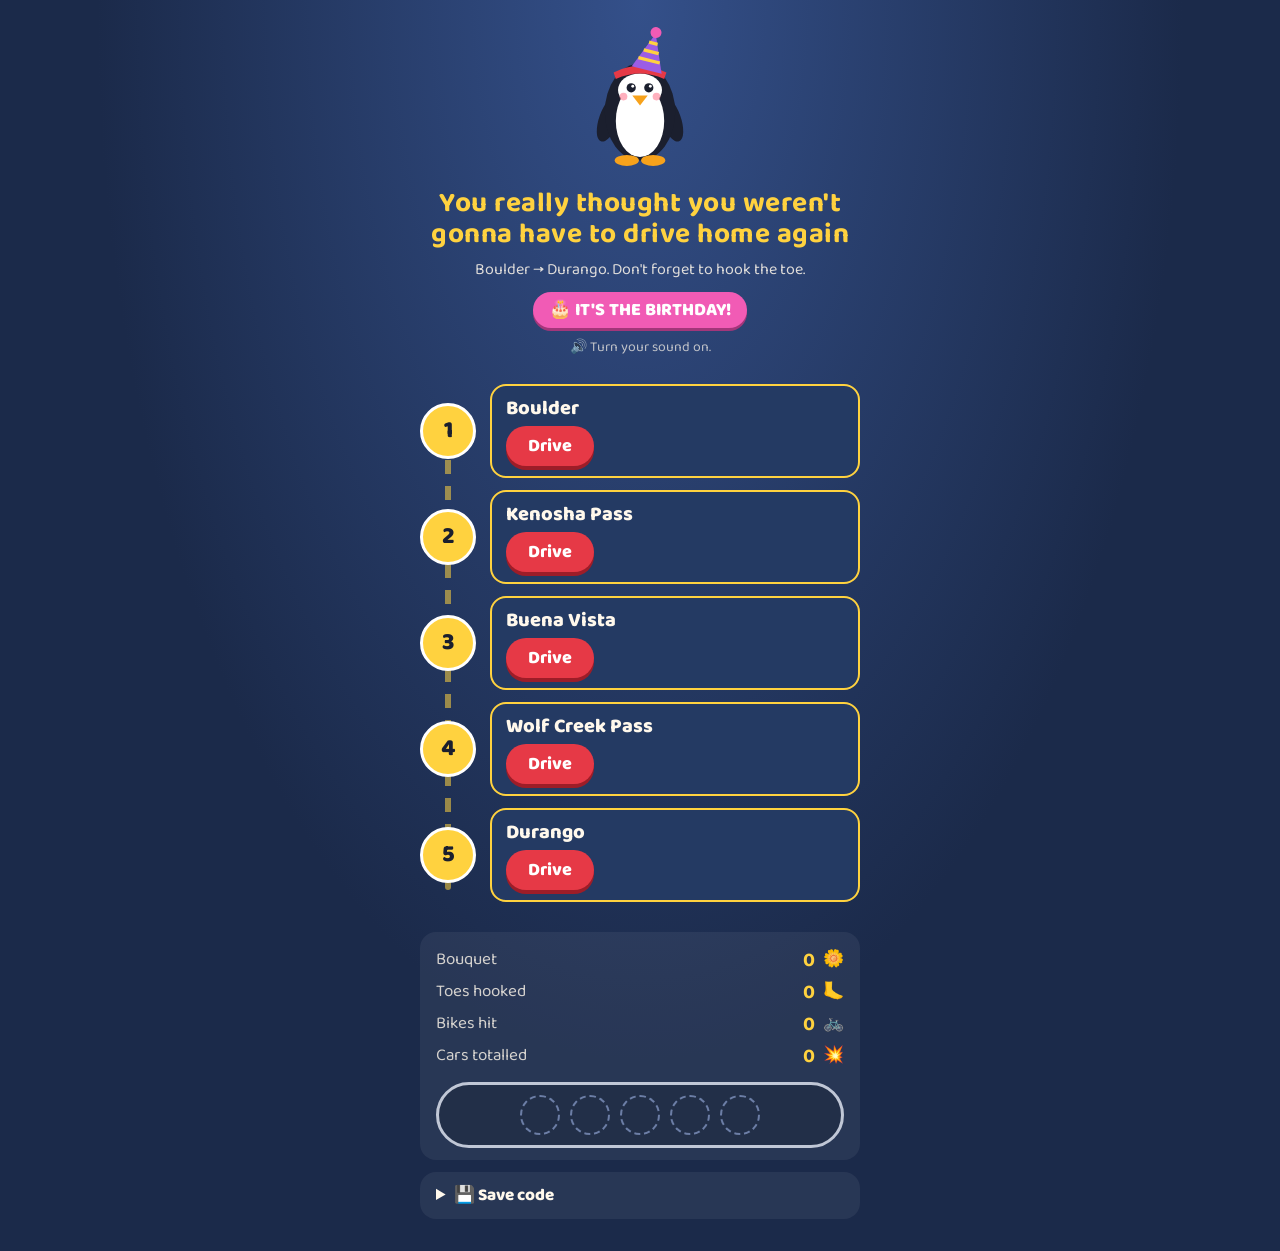
<file: index.html>
<!doctype html>
<html lang="en">
<head>
  <meta charset="utf-8">
  <meta name="viewport" content="width=device-width, initial-scale=1, maximum-scale=1, user-scalable=no, viewport-fit=cover">
  <meta name="theme-color" content="#1b2a4a">
  <title>Drive Home Again</title>
  <link rel="preconnect" href="https://fonts.googleapis.com">
  <link href="https://fonts.googleapis.com/css2?family=Baloo+2:wght@500;700;800&display=swap" rel="stylesheet">
  <link rel="stylesheet" href="css/style.css?v=11232225">
</head>
<body>
  <!-- ============ MAP SCREEN ============ -->
  <section id="map" class="screen active">
    <header class="map-head">
      <div id="mascot" class="mascot"></div>
      <h1 id="title"></h1>
      <p id="subtitle"></p>
      <p id="bday" class="bday"></p>
      <p id="soundHint" class="sound-hint"></p>
    </header>
    <ol id="stops" class="stops"></ol>
    <div class="loot">
      <div class="loot-row"><span>Bouquet</span><b id="flowerTotal">0</b><span>🌼</span></div>
      <div class="loot-row"><span>Toes hooked</span><b id="toeTotal">0</b><span>🦶</span></div>
      <div class="loot-row"><span>Bikes hit</span><b id="bikeTotal">0</b><span>🚲</span></div>
      <div class="loot-row"><span>Cars totalled</span><b id="carTotal">0</b><span>💥</span></div>
      <div class="bracelet" id="bracelet"></div>
      <button id="certOpen" class="big-btn cert-open" hidden></button>
    </div>
    <details class="savebox" id="savebox">
      <summary id="saveTitle"></summary>
      <p id="saveHelp"></p>
      <div class="save-row">
        <input id="saveCode" readonly aria-label="Your save code">
        <button id="copyCode" class="small-btn"></button>
      </div>
      <p id="loadHelp" class="load-help"></p>
      <div class="save-row">
        <input id="loadCode" placeholder="YOJOHN-..." aria-label="Paste a save code" autocomplete="off" autocapitalize="off" spellcheck="false">
        <button id="loadBtn" class="small-btn"></button>
      </div>
      <p id="saveMsg" class="save-msg"></p>
    </details>
  </section>

  <!-- ============ GAME SCREEN ============ -->
  <section id="game" class="screen">
    <div id="stage">
      <canvas id="canvas"></canvas>
      <div id="hud">
        <div class="hud-chip">🌼 <b id="hudFlowers">0</b></div>
        <div class="progress"><div id="progressFill"></div><div id="progressPeng">🐧</div></div>
        <div class="hud-chip">🦶 <b id="hudToes">0</b></div>
      </div>
      <button id="muteBtn" class="mute" aria-label="Sound">🔊</button>
      <button id="quitBtn" class="quit" aria-label="Back to map">✕</button>
      <div id="toasts"></div>
      <div id="banner" class="banner"></div>
      <button id="toeBtn" class="toe-btn"><span>HOOK THE TOE</span><i id="toeTimer"></i></button>
      <div id="feet" class="feet"><div class="feet-art"></div><div id="feetText"></div></div>
      <div id="snack" class="cutscene"><div class="cut-art"></div><p id="snackText"></p></div>
      <div id="memory" class="memory"><div class="memory-card">
        <div class="memory-label" id="memoryLabel"></div>
        <img id="memoryImg" alt="">
        <p id="memoryText"></p>
        <button id="memoryBtn" class="big-btn"></button>
      </div></div>
      <div id="dialog" class="dialog">
        <div class="dialog-box">
          <div class="dialog-peng"></div>
          <p id="dialogText"></p>
          <small>tap to continue</small>
        </div>
      </div>
      <div id="controls" class="controls">
        <button id="leftBtn" class="ctl" aria-label="Steer left">◀</button>
        <button id="rightBtn" class="ctl" aria-label="Steer right">▶</button>
      </div>
      <div id="complete" class="complete">
        <div class="complete-card">
          <h2 id="completeTitle"></h2>
          <div class="complete-stats">
            <div>🌼 <b id="cFlowers">0</b><small>flowers</small></div>
            <div>🦶 <b id="cToes">0</b><small>toes hooked</small></div>
            <div><span id="cCharm"></span><small>new charm</small></div>
          </div>
          <div class="complete-stats" id="cExtra"></div>
          <p id="completeNote" class="note"></p>
          <button id="completeBtn" class="big-btn">Back to the map</button>
        </div>
      </div>
    </div>
  </section>

  <div id="cert" class="cert-wrap">
    <div class="cert-scroll">
      <div id="finaleHead" class="finale-head">
        <h1 id="finaleTitle"></h1>
        <p id="finaleSub"></p>
        <div class="finale-bracelet" id="finaleBracelet"></div>
        <div class="complete-stats" id="finaleStats"></div>
        <p id="finaleNote" class="note"></p>
      </div>
      <div id="certCard" class="cert">
        <div class="cert-inner">
          <div class="cert-flowers">🌼 🌼 🌼</div>
          <h2 id="certTitle"></h2>
          <div id="certTo" class="cert-to"></div>
          <p id="certBody"></p>
          <ul id="certItems"></ul>
          <div id="certCharms" class="cert-charms"></div>
          <div class="cert-row"><span id="certFrom"></span><span id="certDate"></span></div>
          <div id="certStats" class="cert-stats"></div>
          <div id="certFine" class="cert-fine"></div>
        </div>
      </div>
      <div class="cert-btns"><button id="certPrint" class="big-btn"></button><button id="certClose" class="big-btn ghost">Back to the map</button></div>
    </div>
  </div>

  <script src="js/lines.js?v=11232225"></script>
  <script src="js/schedule.js?v=11232225"></script>
  <script src="js/art.js?v=11232225"></script>
  <script src="js/engine.js?v=11232225"></script>
  <script src="audio/manifest.js?v=11232225"></script>
  <script src="photos/manifest.js?v=11232225"></script>
  <script src="js/voice.js?v=11232225"></script>
  <script src="js/level-boulder.js?v=11232225"></script>
  <script src="js/level-kenosha.js?v=11232225"></script>
  <script src="js/level-buenavista.js?v=11232225"></script>
  <script src="js/vendor/three.min.js?v=11232225"></script>
  <script src="js/ski3d.js?v=11232225"></script>
  <script src="js/level-wolfcreek.js?v=11232225"></script>
  <script src="js/level-durango.js?v=11232225"></script>
  <script src="js/main.js?v=11232225"></script>
</body>
</html>
</file>
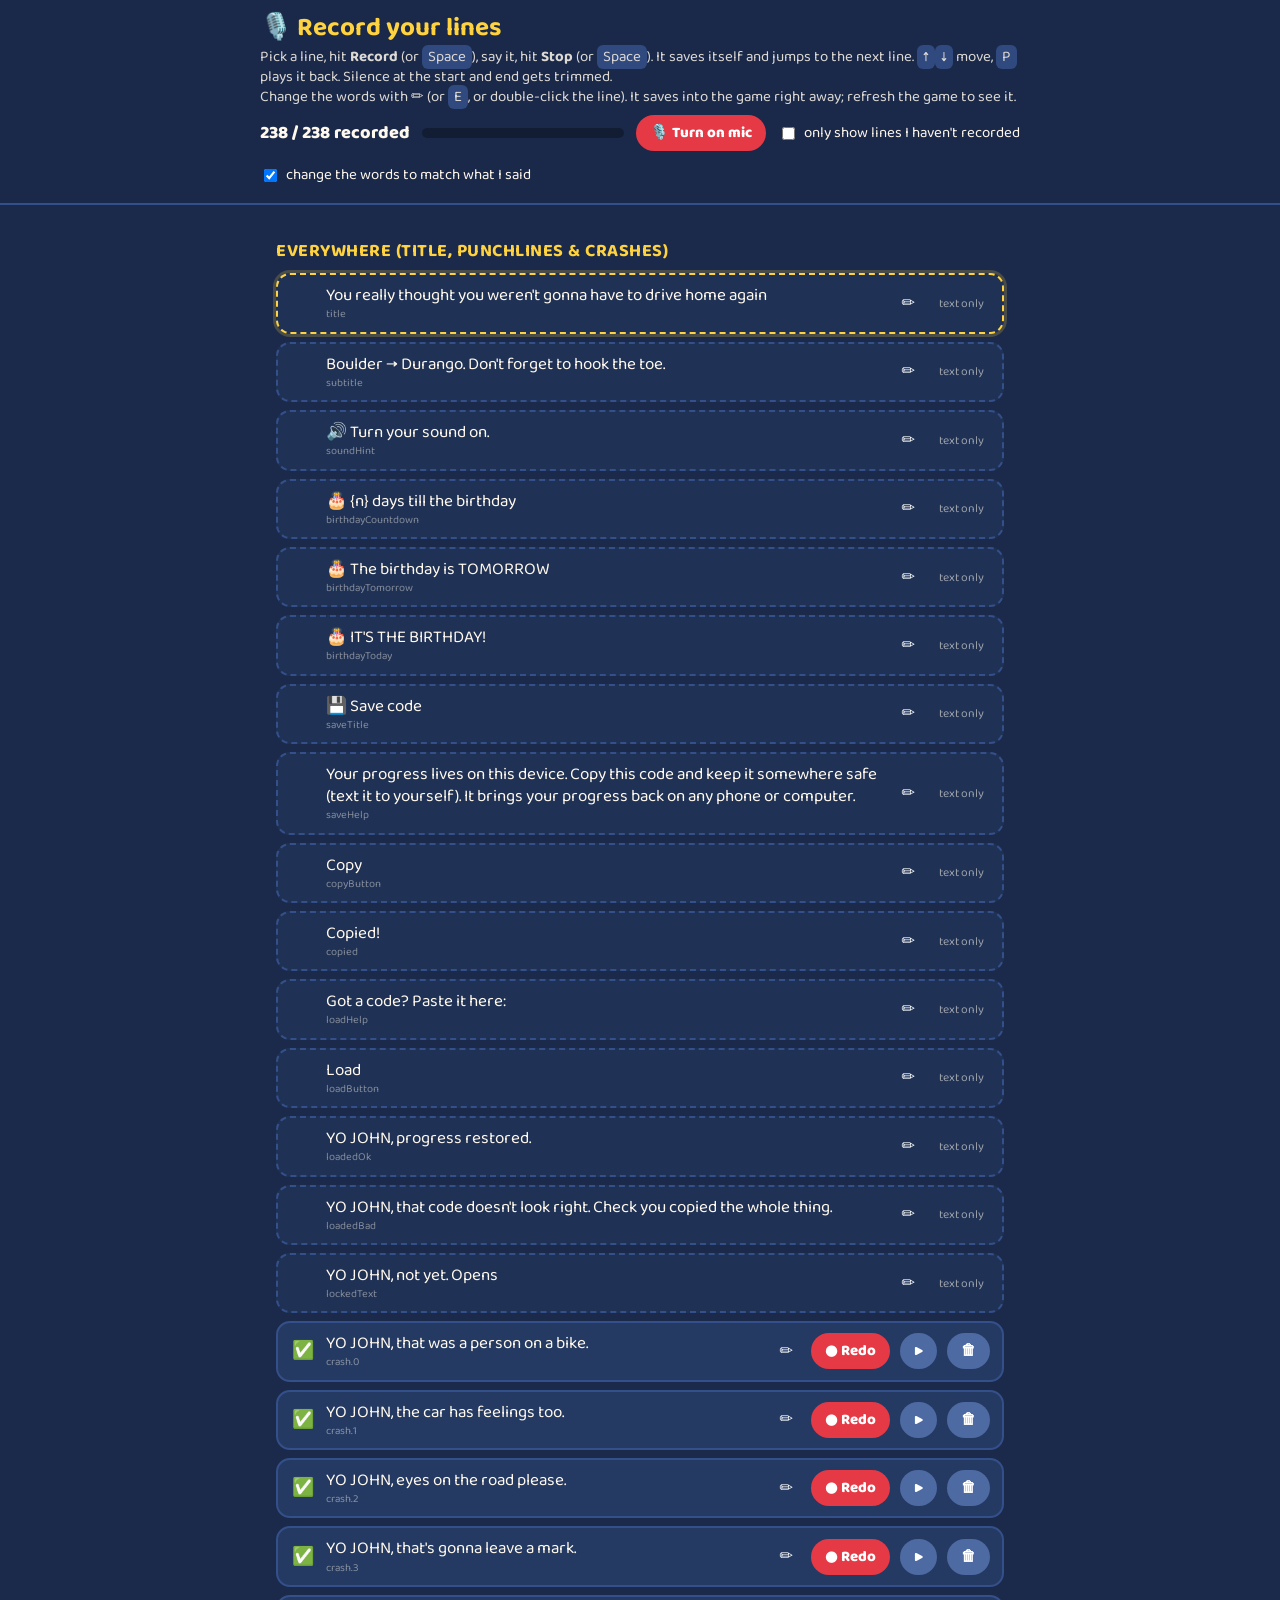
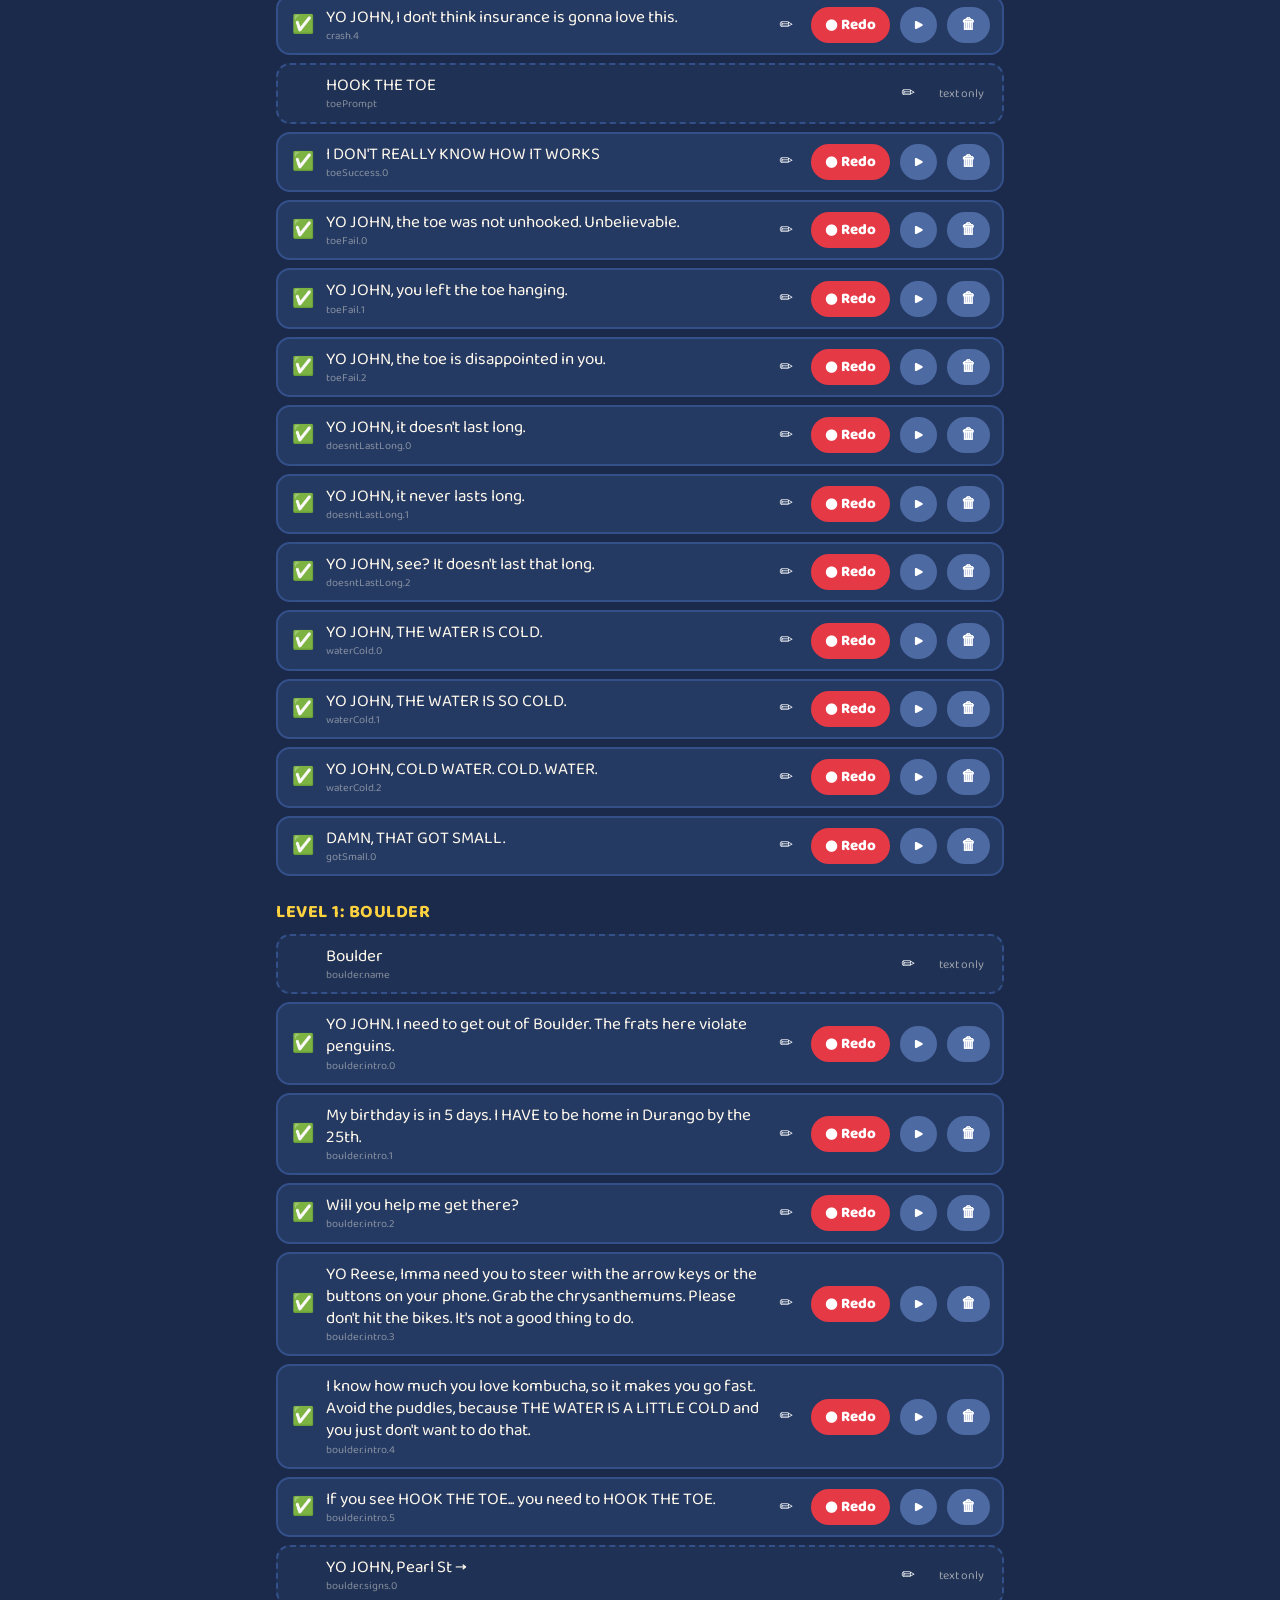
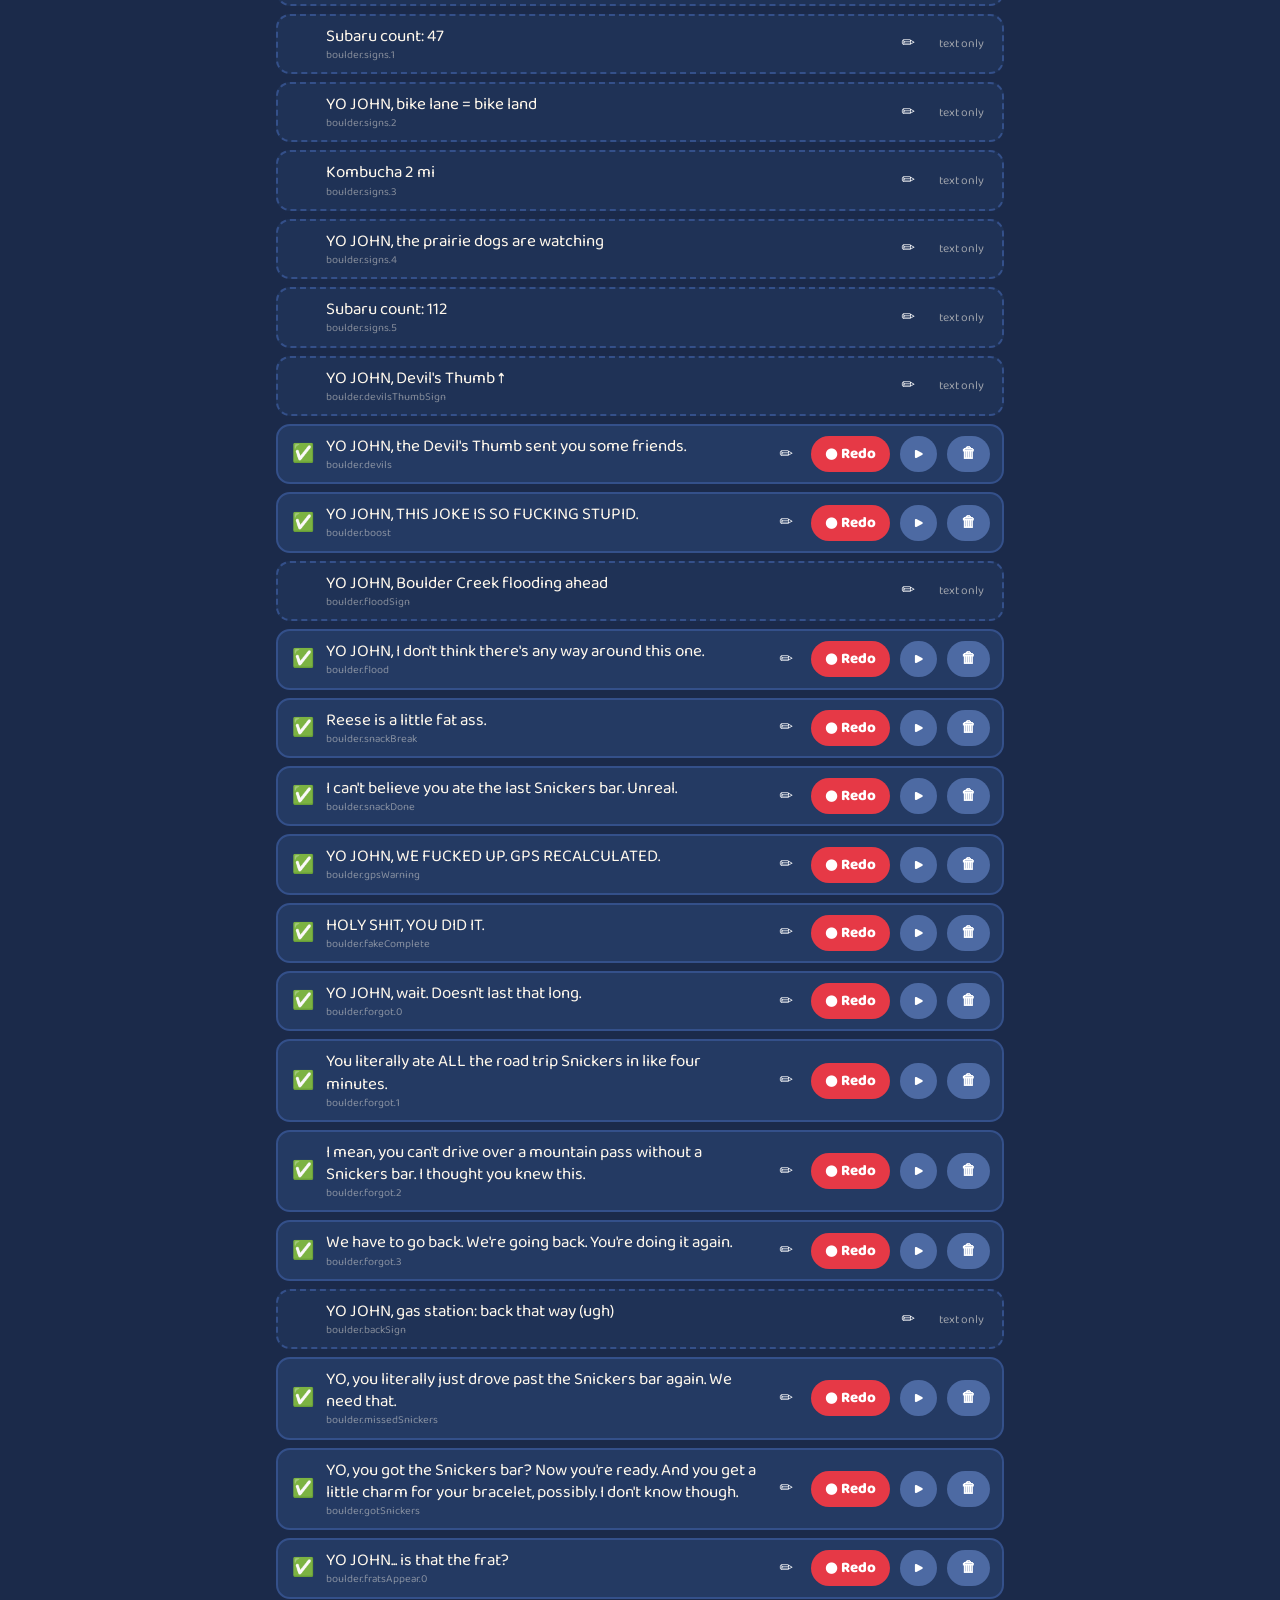
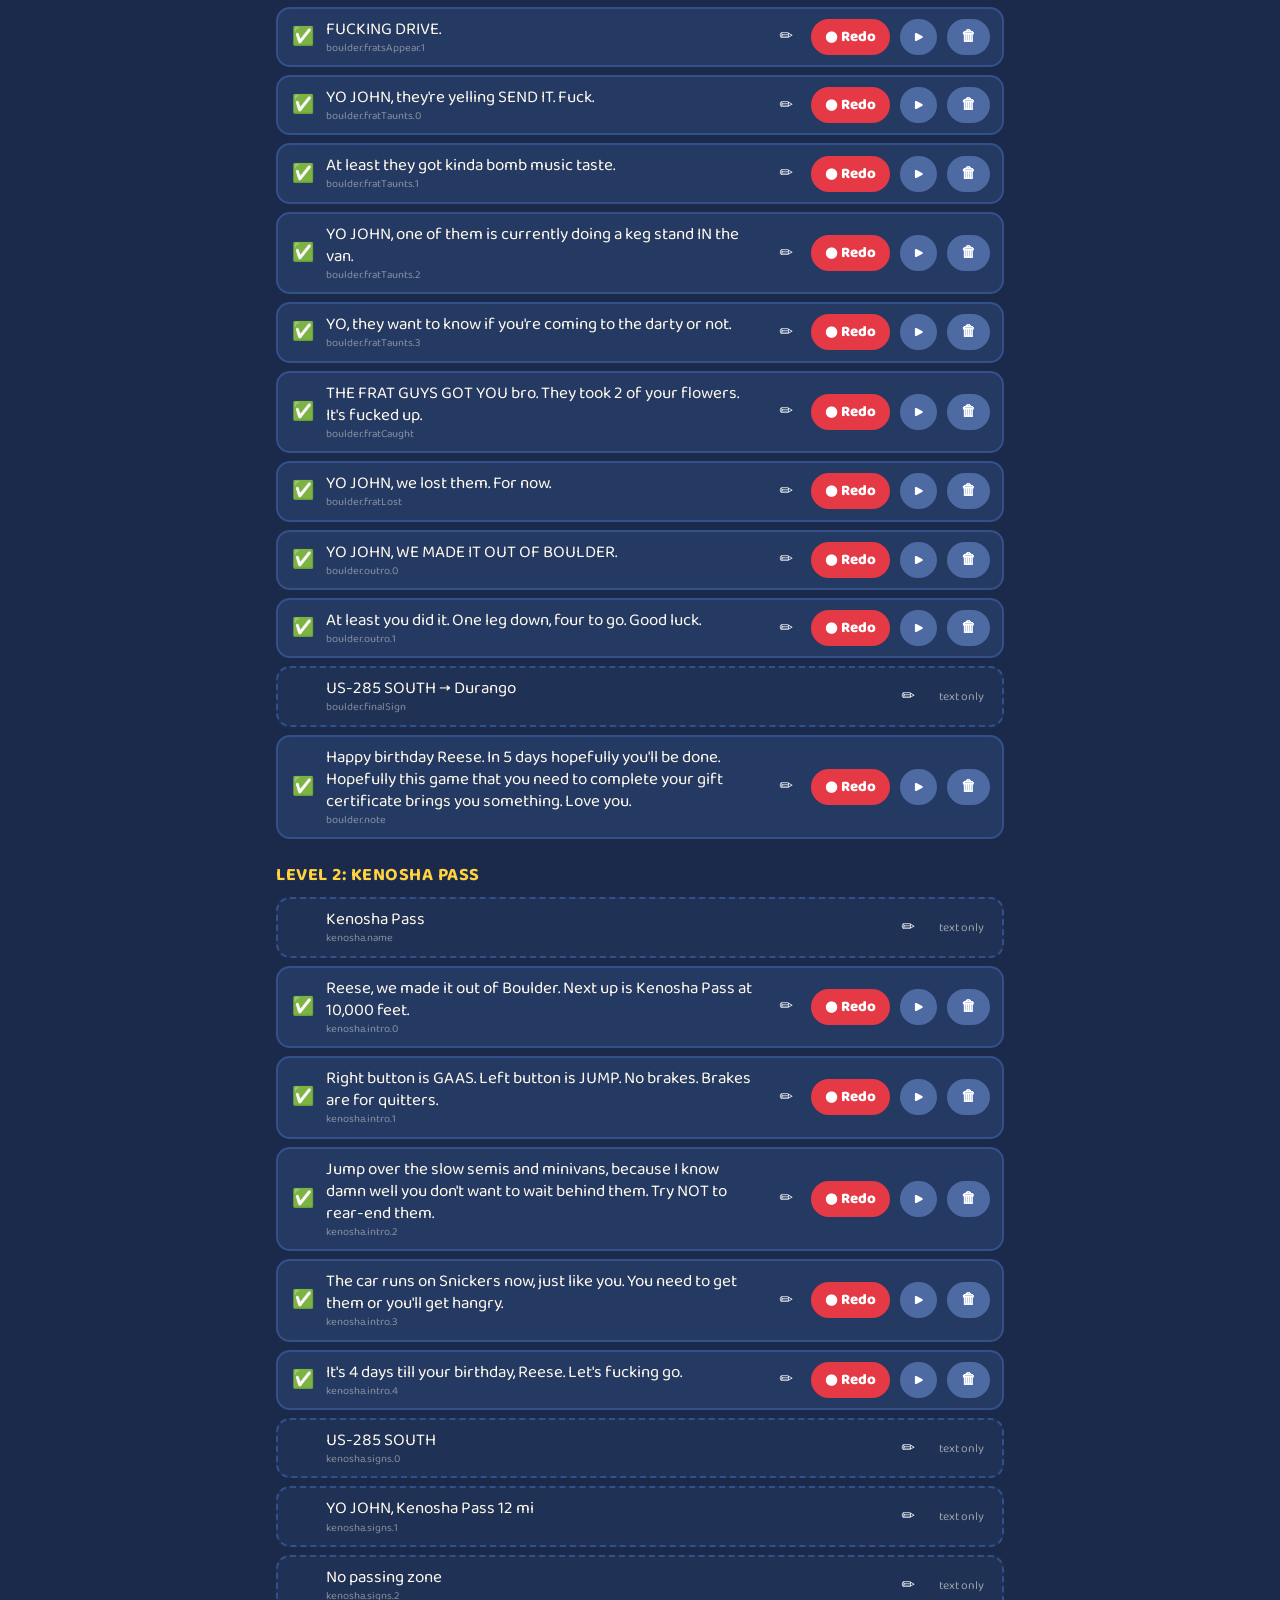
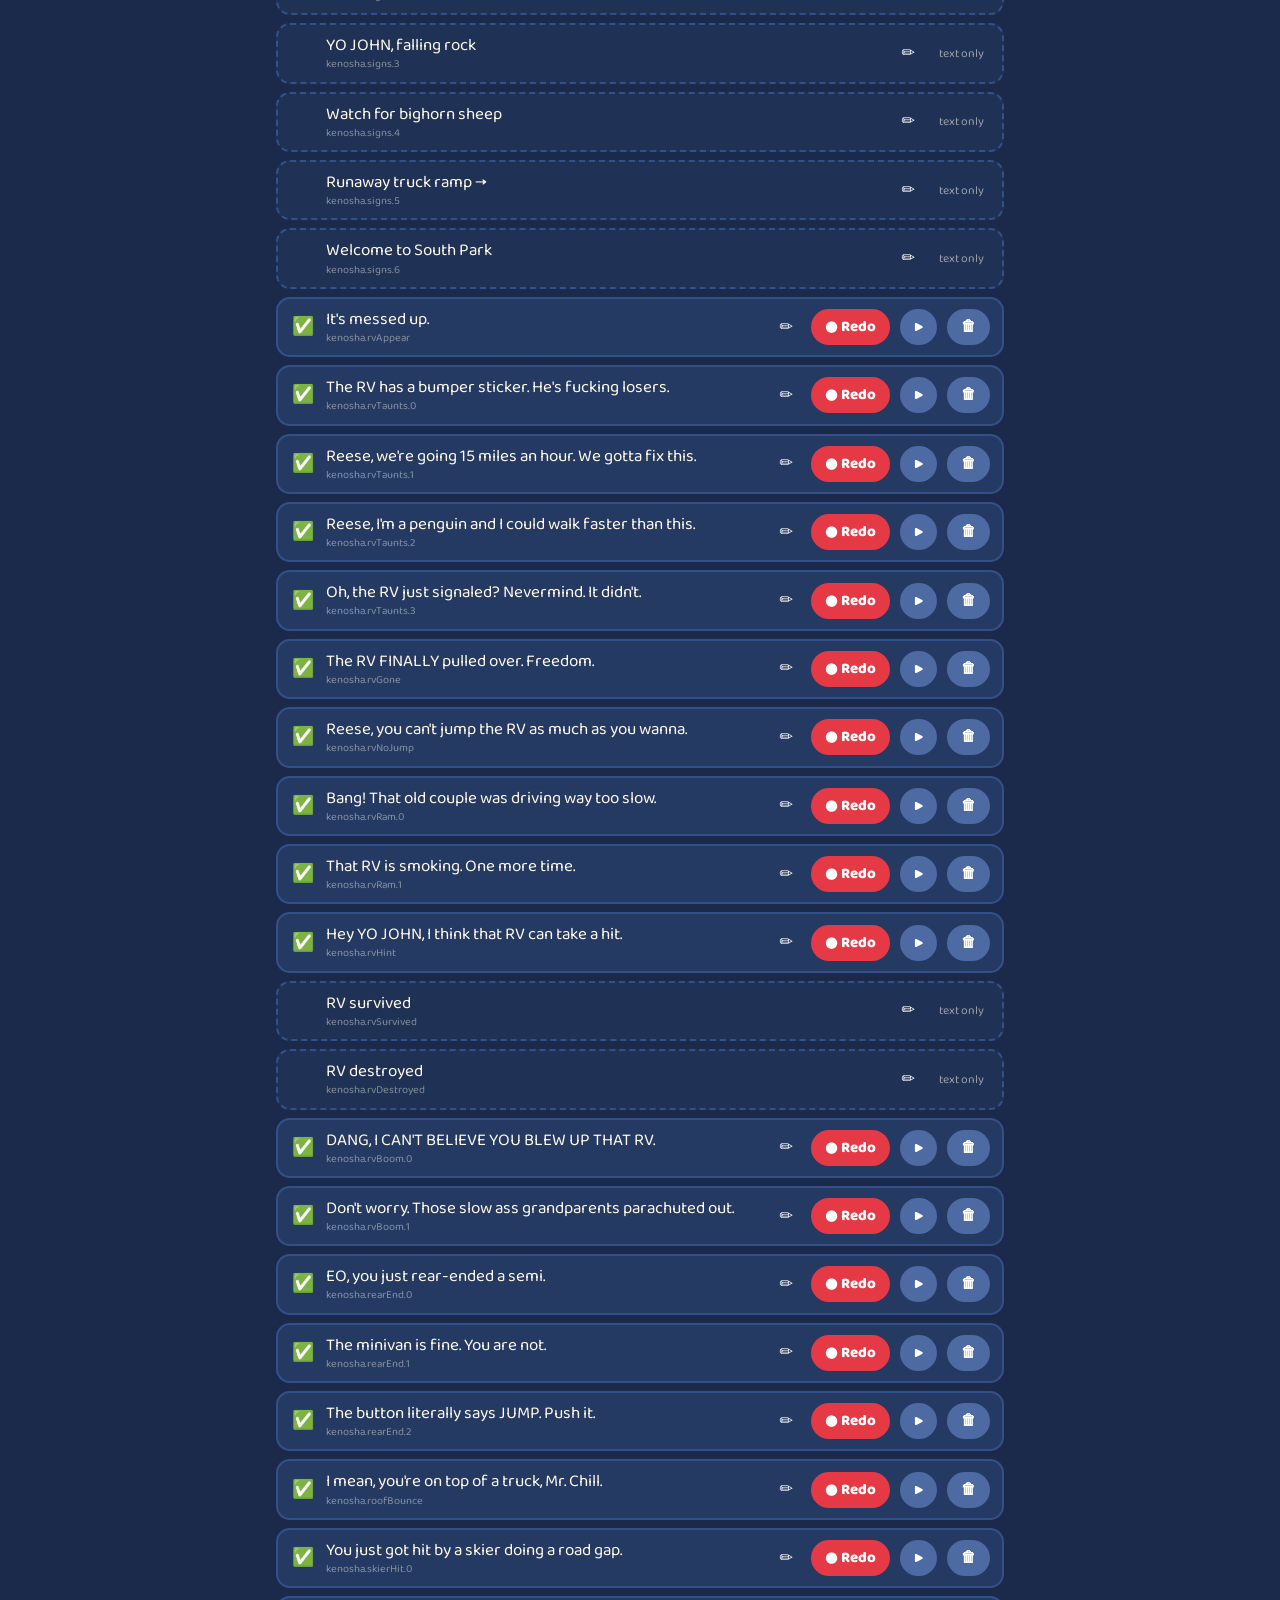
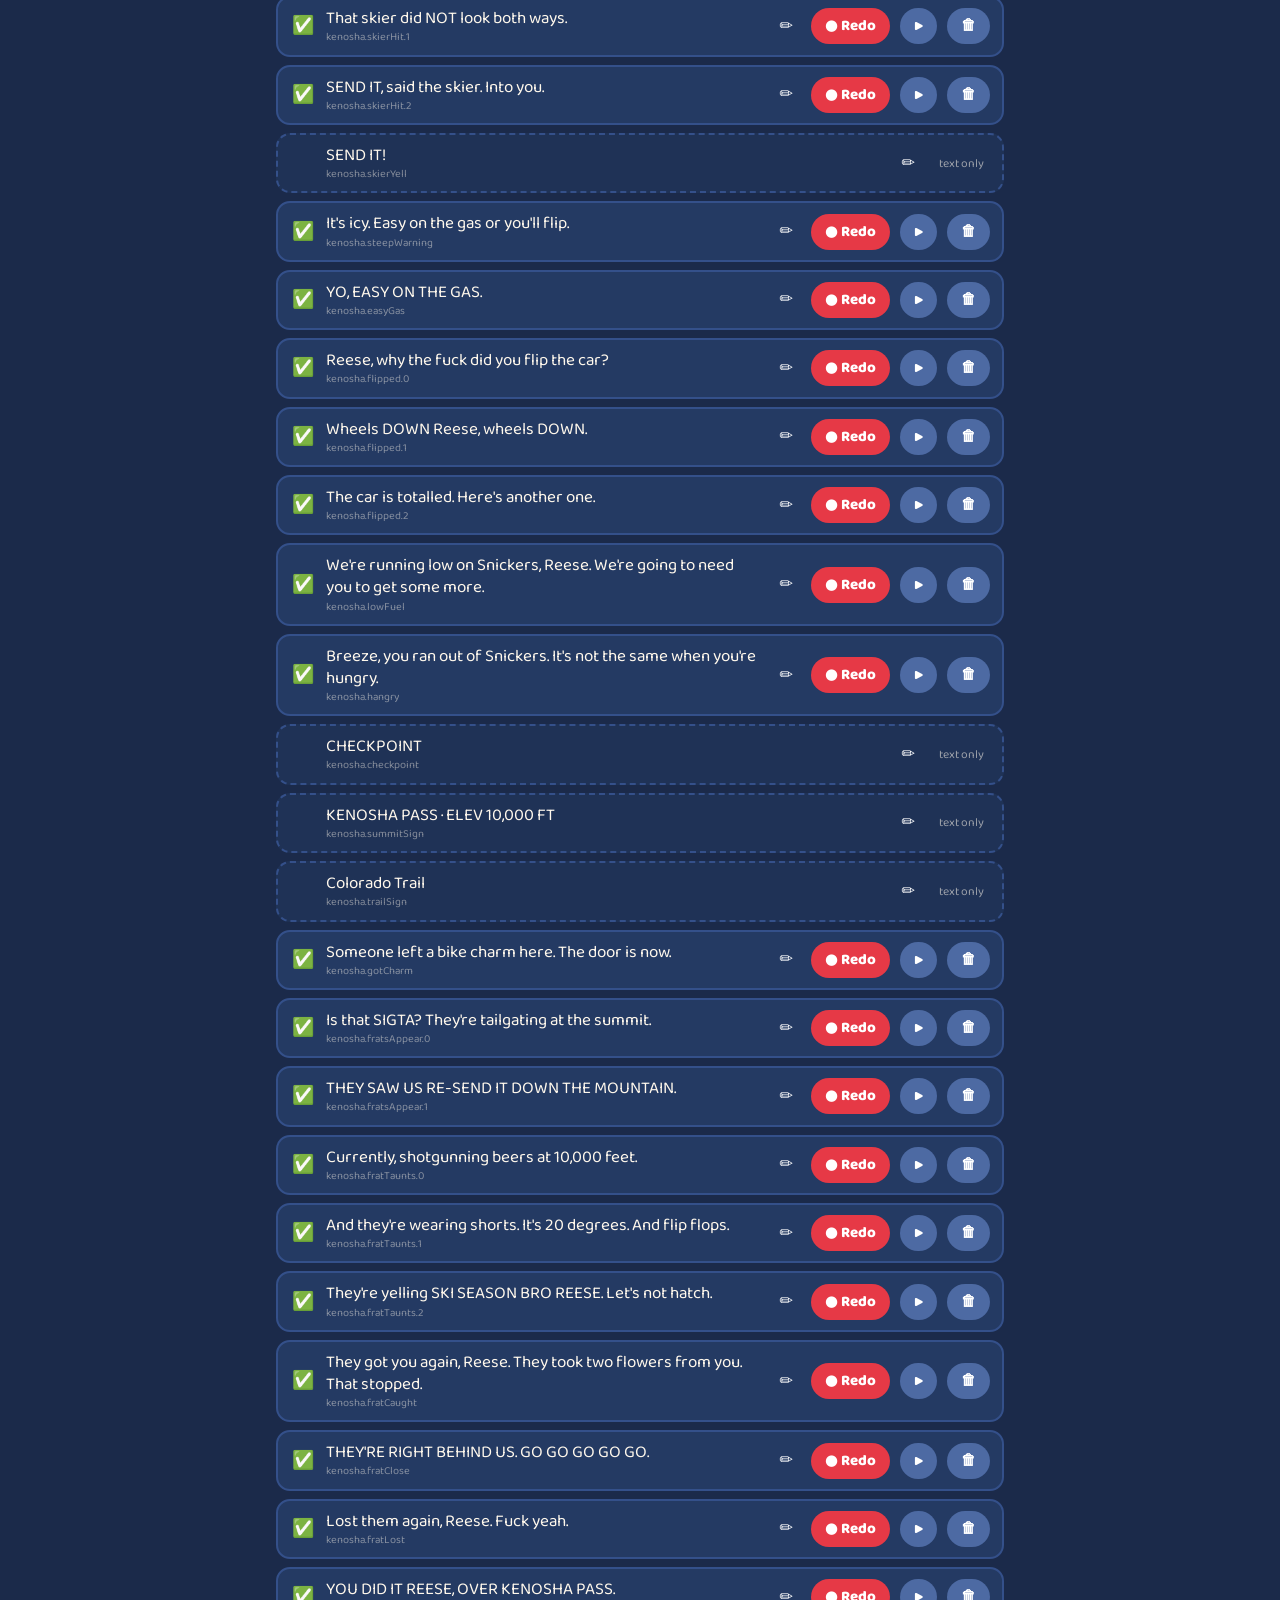
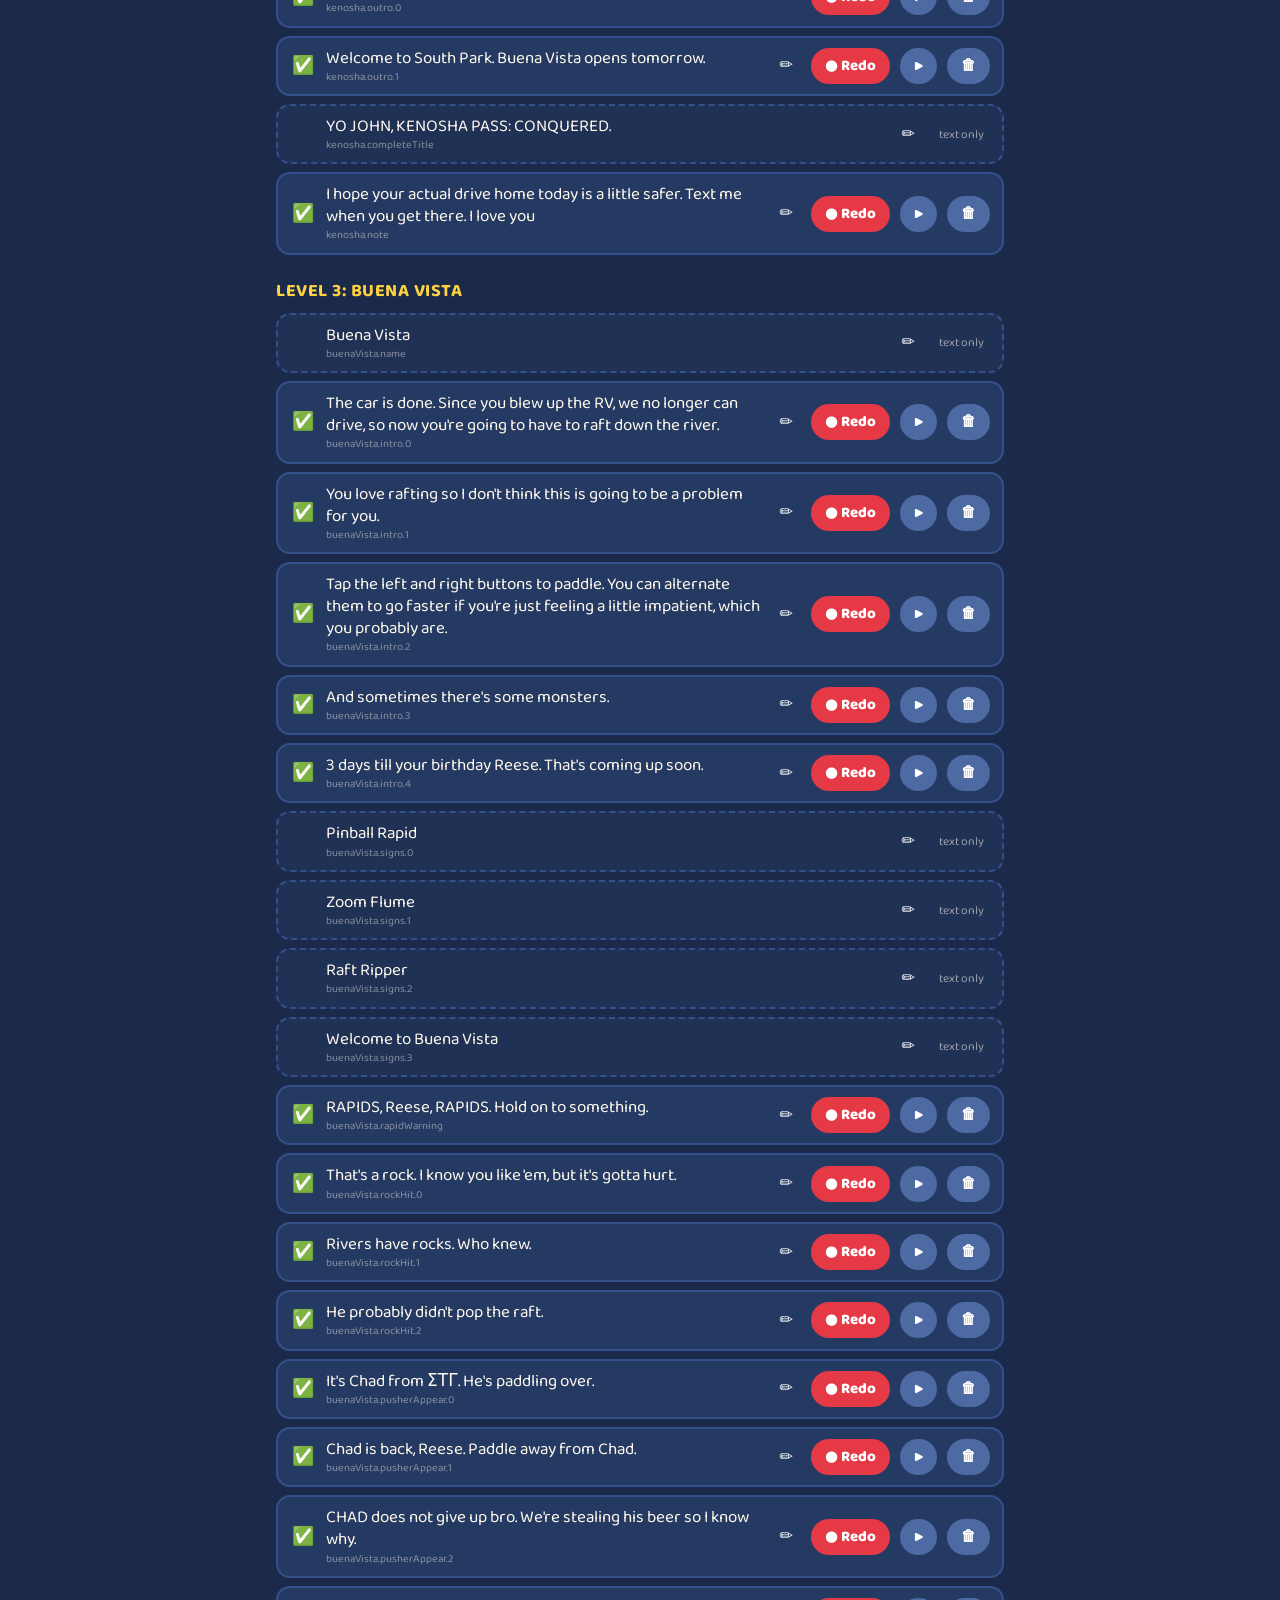
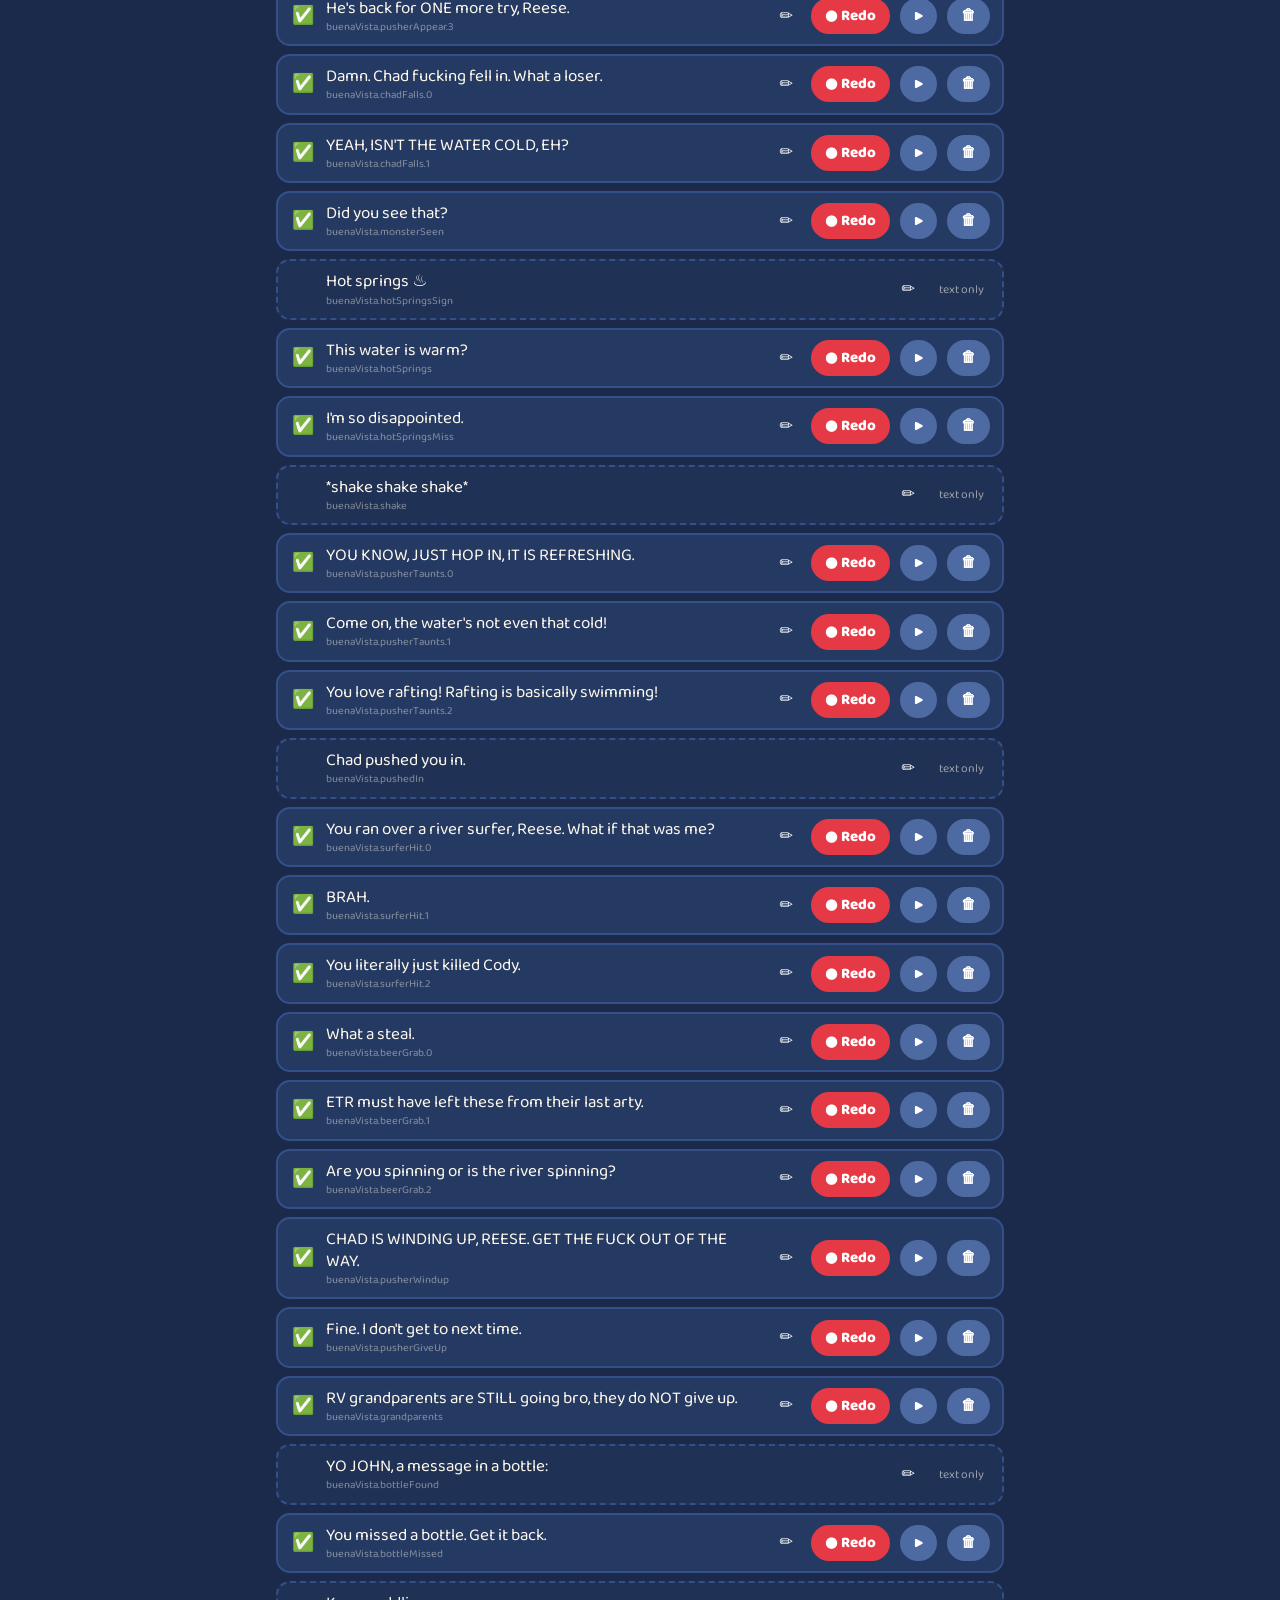
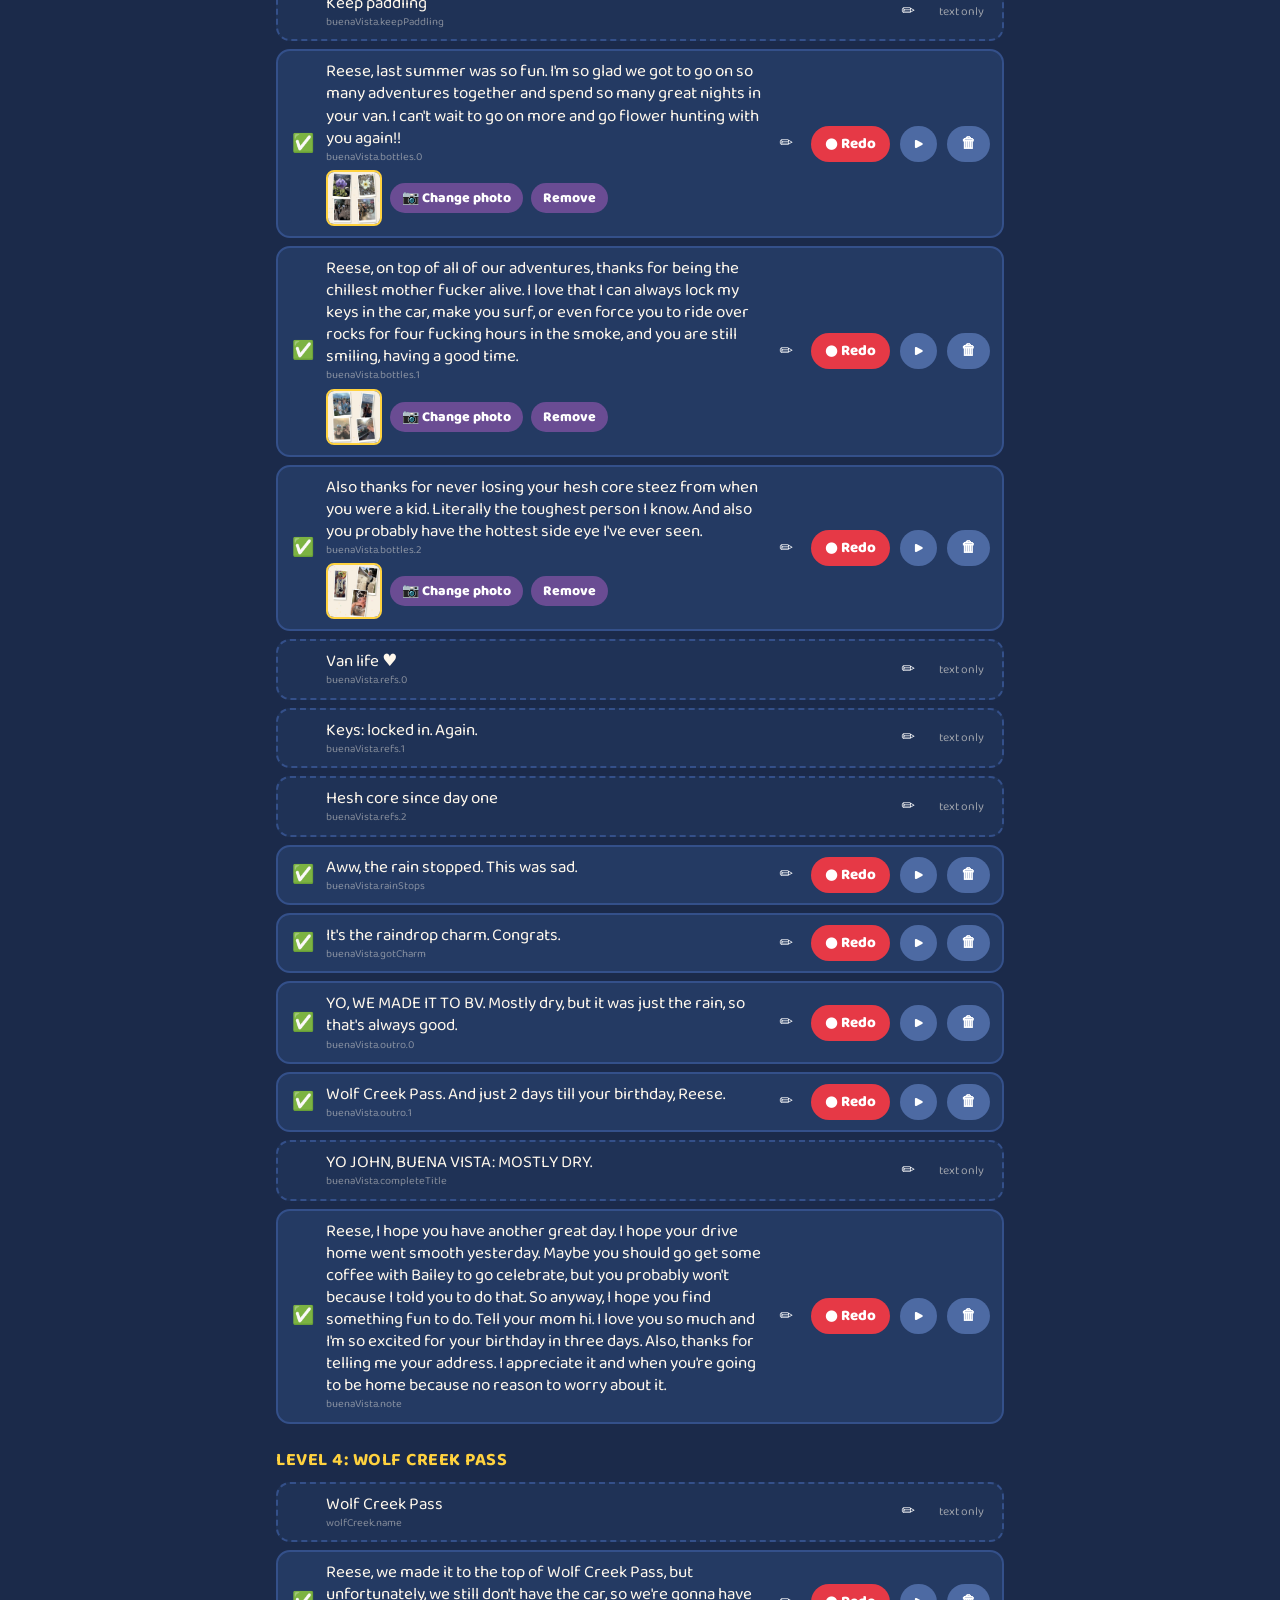
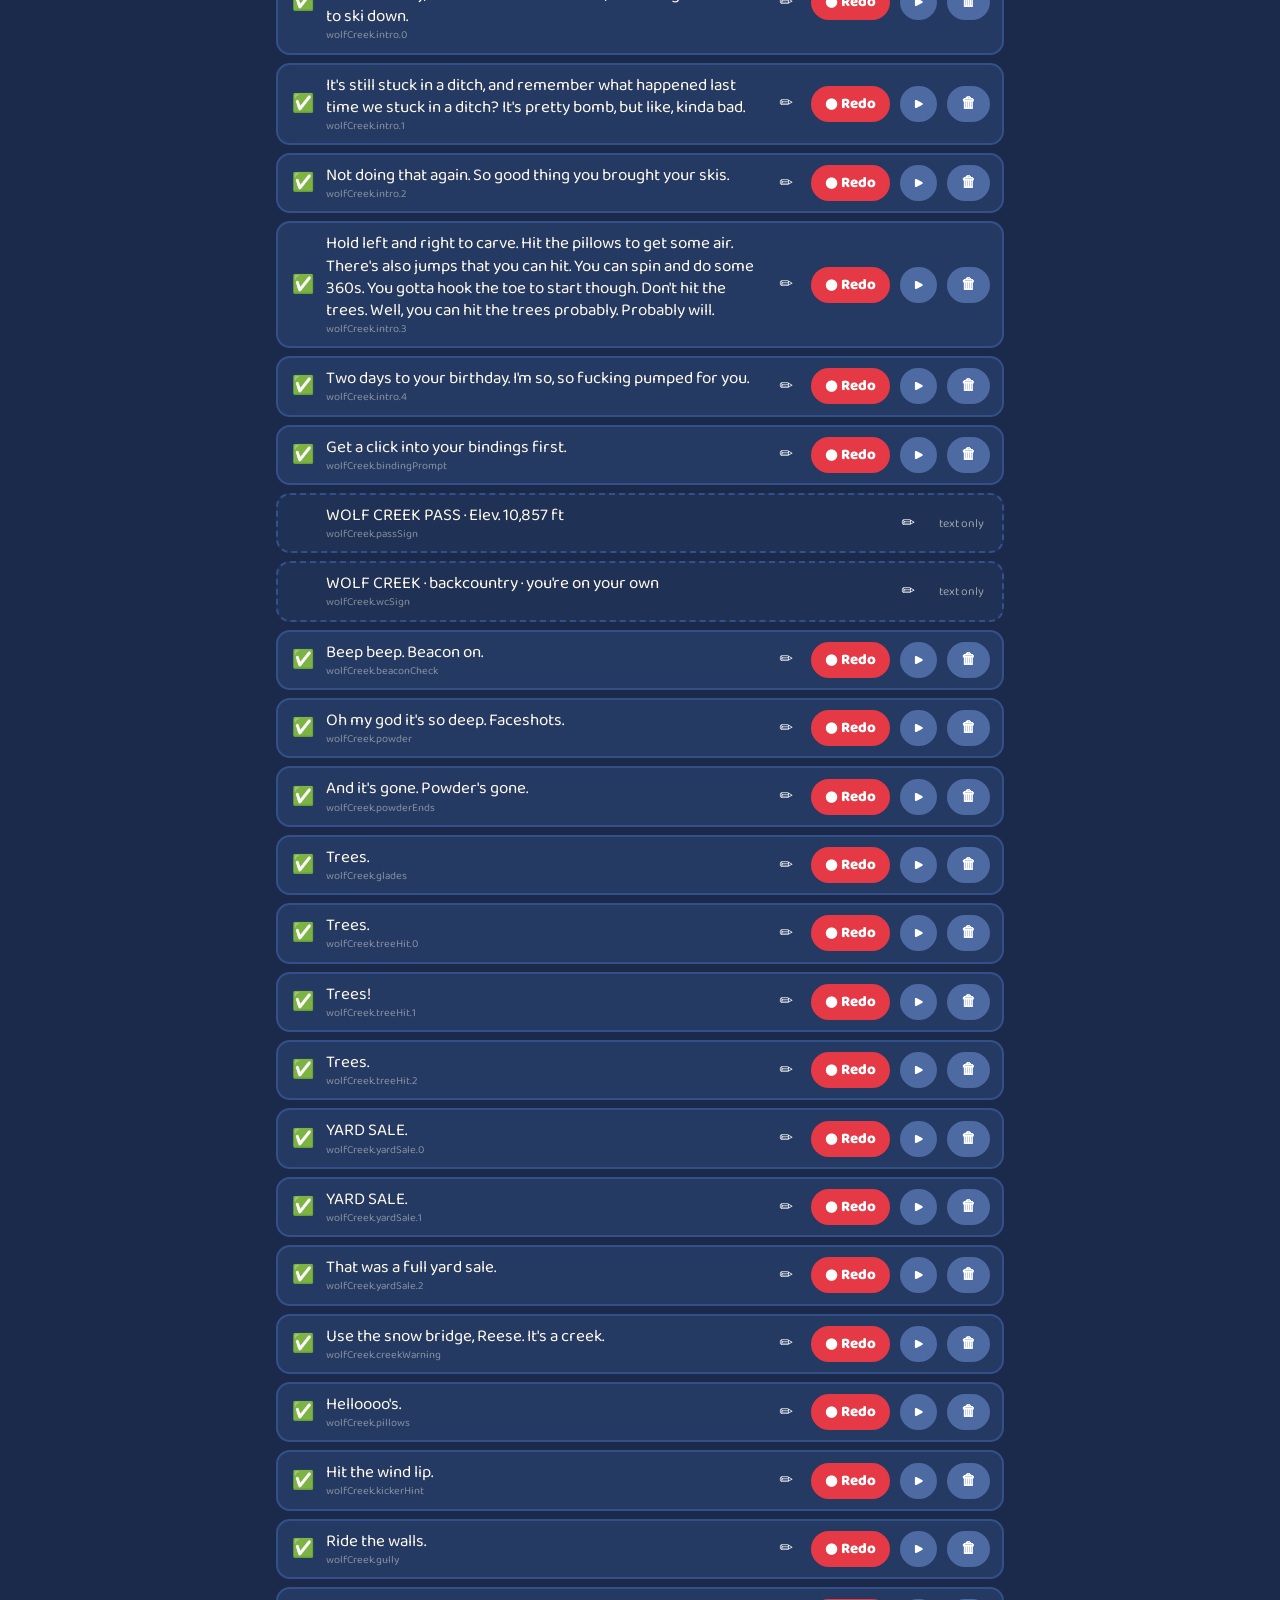
<file: record.html>
<!doctype html>
<html lang="en">
<head>
  <meta charset="utf-8">
  <meta name="viewport" content="width=device-width, initial-scale=1">
  <title>Voice Recorder</title>
  <link href="https://fonts.googleapis.com/css2?family=Baloo+2:wght@500;700;800&display=swap" rel="stylesheet">
  <style>
    :root { --night: #1b2a4a; --card: #243a63; --line: #34508a; --gold: #ffd23f; --red: #e63946; --teal: #2ec4b6; --cream: #fff8ec; }
    * { box-sizing: border-box; }
    body { margin: 0; background: var(--night); color: var(--cream); font-family: "Baloo 2", system-ui, sans-serif; }
    header {
      position: sticky; top: 0; z-index: 5; background: rgba(27,42,74,.97); border-bottom: 2px solid var(--line);
      padding: 14px 16px 10px;
    }
    .wrap { max-width: 760px; margin: 0 auto; }
    h1 { margin: 0; font-size: 26px; color: var(--gold); line-height: 1.1; }
    .how { margin: 4px 0 8px; opacity: .85; font-size: 15px; line-height: 1.35; }
    .how kbd { background: #34508a; border-radius: 6px; padding: 0 6px; font-family: inherit; }
    .bar { display: flex; gap: 12px; align-items: center; flex-wrap: wrap; }
    .count { font-weight: 800; font-size: 18px; }
    .meter { flex: 1; min-width: 120px; height: 10px; background: rgba(0,0,0,.3); border-radius: 5px; overflow: hidden; }
    .meter i { display: block; height: 100%; width: 0; background: var(--teal); transition: width .05s; }
    label { font-size: 15px; display: flex; gap: 6px; align-items: center; cursor: pointer; }
    #err { color: #ff8a95; font-weight: 700; margin-top: 6px; }
    main { padding: 10px 16px 80px; }
    h2 { font-size: 18px; color: var(--gold); margin: 22px 0 8px; text-transform: uppercase; letter-spacing: .5px; }
    .row {
      display: flex; gap: 10px; align-items: center; background: var(--card); border: 2px solid var(--line);
      border-radius: 14px; padding: 10px 12px; margin-bottom: 8px; cursor: pointer;
    }
    .row.sel { border-color: var(--gold); box-shadow: 0 0 0 3px rgba(255,210,63,.2); }
    .row.rec { border-color: var(--red); background: #3a2340; }
    .row.hidden { display: none; }
    .text { flex: 1; font-size: 17px; line-height: 1.3; }
    .key { display: block; font-size: 11px; opacity: .45; }
    .status { width: 26px; text-align: center; font-size: 18px; }
    button {
      font-family: inherit; font-weight: 800; border: 0; border-radius: 999px; cursor: pointer;
      padding: 6px 14px; font-size: 15px; color: #fff; background: #4d6aa3; white-space: nowrap;
    }
    button.recbtn { background: var(--red); }
    button.recbtn.on { background: #fff; color: var(--red); animation: blink 1s infinite; }
    button:disabled { opacity: .35; cursor: default; }
    @keyframes blink { 50% { opacity: .6; } }
    .row.label { background: #1f3256; border-style: dashed; }
    .tag { font-size: 12px; opacity: .55; white-space: nowrap; padding: 0 6px; }
    button.edit { background: transparent; padding: 4px 8px; font-size: 16px; }
    button.edit:hover { background: #34508a; }
    .words textarea {
      width: 100%; font-family: inherit; font-size: 17px; line-height: 1.3; resize: none; overflow: hidden;
      border: 2px solid var(--gold); border-radius: 10px; padding: 6px 8px; background: var(--cream); color: #1b1f2e;
    }
    .edit-actions { display: flex; gap: 8px; align-items: center; margin-top: 6px; }
    .edit-actions .save { background: var(--teal); }
    .edit-actions small { opacity: .6; }
    .mic-help { display: none; margin-top: 8px; background: #3a2340; border: 2px solid var(--red); border-radius: 12px; padding: 10px 12px; font-size: 15px; line-height: 1.4; }
    .mic-help.show { display: block; }
    .mic-help b { color: var(--gold); }
    #micBtn.on { background: var(--teal); }
    @media (max-width: 600px) { /* phones: words on top, buttons underneath; header scrolls away */
      header { position: static; }
      .how { font-size: 14px; }
      .row { flex-wrap: wrap; row-gap: 6px; }
      .text { flex-basis: calc(100% - 40px); }
      .row .status { order: -1; }
      .row button.recbtn { margin-left: auto; }
    }
    .photo-row { display: flex; gap: 8px; align-items: center; margin-top: 6px; }
    .photo-row img { width: 56px; height: 56px; object-fit: cover; border-radius: 8px; border: 2px solid var(--gold); }
    .photo-row button { background: #6a4c93; padding: 4px 12px; font-size: 14px; }
    .matched { font-size: 13px; color: var(--gold); margin-top: 4px; }
    .matched i { opacity: .75; }
    .matched a { color: #fff; font-weight: 800; margin-left: 6px; }
  </style>
</head>
<body>
  <header>
    <div class="wrap">
      <h1>🎙️ Record your lines</h1>
      <p class="how">
        Pick a line, hit <b>Record</b> (or <kbd>Space</kbd>), say it, hit <b>Stop</b> (or <kbd>Space</kbd>). It saves itself and jumps
        to the next line. <kbd>↑</kbd><kbd>↓</kbd> move, <kbd>P</kbd> plays it back. Silence at the start and end gets trimmed.<br>
        Change the words with ✏️ (or <kbd>E</kbd>, or double-click the line). It saves into the game right away; refresh the game to see it.
      </p>
      <div class="bar">
        <span class="count" id="count"></span>
        <div class="meter"><i id="level"></i></div>
        <button id="micBtn" class="recbtn">🎙️ Turn on mic</button>
        <label><input type="checkbox" id="onlyMissing"> only show lines I haven't recorded</label>
        <label><input type="checkbox" id="matchWords" checked> change the words to match what I said</label>
      </div>
      <div id="err"></div>
      <div id="micHelp" class="mic-help"></div>
    </div>
  </header>
  <main class="wrap" id="list"></main>

  <script src="js/lines.js"></script>
  <script>const Sfx = { muted: true };</script>
  <script src="audio/manifest.js"></script>
  <script src="photos/manifest.js"></script>
  <script src="js/voice.js"></script>
  <script src="js/recorder.js"></script>
</body>
</html>
</file>
<file: css/style.css>
:root {
  --night: #1b2a4a;
  --night-2: #243a63;
  --cream: #fff8ec;
  --ink: #1b1f2e;
  --red: #e63946;
  --gold: #ffd23f;
  --teal: #2ec4b6;
  --pink: #f15bb5;
}
* { box-sizing: border-box; -webkit-tap-highlight-color: transparent; }
html, body { margin: 0; height: 100%; }
body {
  background: var(--night);
  color: var(--cream);
  font-family: "Baloo 2", system-ui, sans-serif;
  overscroll-behavior: none;
  -webkit-user-select: none; user-select: none;
}
button { font-family: inherit; cursor: pointer; }
.screen { display: none; }
.screen.active { display: flex; }

/* ================= MAP ================= */
#map {
  flex-direction: column; align-items: center;
  min-height: 100%;
  padding: 24px 16px calc(32px + env(safe-area-inset-bottom));
  background: radial-gradient(ellipse at top, #34508a 0%, var(--night) 60%);
}
.map-head { text-align: center; max-width: 440px; }
.mascot { width: 110px; margin: 0 auto; animation: bob 2.4s ease-in-out infinite; }
@keyframes bob { 50% { transform: translateY(-6px) rotate(3deg); } }
h1 { font-size: 28px; line-height: 1.1; margin: 10px 0 6px; color: var(--gold); letter-spacing: .5px; }
#subtitle { margin: 0; opacity: .85; font-size: 16px; }

.stops { list-style: none; padding: 0; margin: 26px 0 18px; width: 100%; max-width: 440px; position: relative; }
.stops::before {
  content: ""; position: absolute; left: 25px; top: 24px; bottom: 24px; width: 6px;
  background: repeating-linear-gradient(to bottom, var(--gold) 0 14px, transparent 14px 26px);
  opacity: .55; border-radius: 3px;
}
.stop { display: flex; align-items: center; gap: 14px; margin-bottom: 12px; position: relative; }
.pin {
  flex: none; width: 56px; height: 56px; border-radius: 50%;
  display: grid; place-items: center; font-size: 24px; font-weight: 800;
  background: var(--night-2); border: 3px solid #4d6aa3; color: #9fb3d9; z-index: 1;
}
.stop-body {
  flex: 1; background: var(--night-2); border-radius: 16px; padding: 10px 14px;
  border: 2px solid #34508a; min-height: 64px; display: flex; flex-direction: column; justify-content: center;
}
.stop-name { font-size: 20px; font-weight: 800; line-height: 1.2; }
.soon { font-size: 14px; opacity: .75; line-height: 1.3; }
.countdown { font-size: 15px; color: var(--gold); font-weight: 700; }
.stop.open .pin { background: var(--gold); border-color: #fff; color: var(--ink); animation: pulse 1.4s infinite; }
.stop.open .stop-body { border-color: var(--gold); }
.stop.done .pin { background: var(--teal); border-color: #fff; color: #fff; }
@keyframes pulse { 50% { box-shadow: 0 0 0 8px rgba(255,210,63,.25); } }
.play {
  align-self: flex-start; margin-top: 6px; border: 0; border-radius: 999px; padding: 6px 22px;
  background: var(--red); color: #fff; font-size: 18px; font-weight: 800;
  box-shadow: 0 4px 0 #9d1d28;
}
.play:active { transform: translateY(3px); box-shadow: 0 1px 0 #9d1d28; }

.loot {
  width: 100%; max-width: 440px; background: rgba(255,255,255,.06); border-radius: 16px; padding: 12px 16px;
}
.loot-row { display: flex; gap: 8px; align-items: center; font-size: 17px; }
.loot-row span:first-child { flex: 1; opacity: .8; }
.loot-row b { font-size: 20px; color: var(--gold); }
.bracelet {
  margin-top: 10px; display: flex; justify-content: center; gap: 10px; padding: 10px;
  border-radius: 999px; border: 3px solid #c0c7d6; background: rgba(0,0,0,.15);
}
.charm {
  width: 40px; height: 40px; border-radius: 50%; display: grid; place-items: center; font-size: 22px;
  border: 2px dashed #6c7ea6;
}
.charm.has { border: 2px solid var(--gold); background: rgba(255,210,63,.15); }

/* ================= GAME ================= */
#game { position: fixed; inset: 0; align-items: center; justify-content: center; background: #10192e; }
#stage { position: relative; overflow: hidden; touch-action: none; }
#canvas { position: absolute; inset: 0; width: 100%; height: 100%; display: block; }

#hud {
  position: absolute; top: calc(8px + env(safe-area-inset-top)); left: 8px; right: 102px;
  display: flex; align-items: center; gap: 8px; pointer-events: none;
}
.hud-chip {
  background: rgba(27,31,46,.75); border-radius: 999px; padding: 2px 12px; font-size: 18px; white-space: nowrap;
}
.progress { flex: 1; height: 12px; background: rgba(27,31,46,.6); border-radius: 6px; position: relative; }
#progressFill { height: 100%; width: 0; background: var(--gold); border-radius: 6px; transition: width .2s; }
#progressPeng { position: absolute; top: -8px; font-size: 20px; left: -10px; transition: left .2s; }
.mute, .quit {
  position: absolute; top: calc(6px + env(safe-area-inset-top)); right: 54px; width: 40px; height: 36px;
  border: 0; border-radius: 12px; background: rgba(27,31,46,.75); color: #fff; font-size: 18px;
}

#toasts {
  position: absolute; top: calc(52px + env(safe-area-inset-top)); left: 12px; right: 12px;
  display: flex; flex-direction: column; align-items: center; gap: 6px; pointer-events: none;
}
.toast {
  background: rgba(27,31,46,.9); color: #fff; padding: 6px 14px; border-radius: 14px;
  font-size: 16px; font-weight: 700; text-align: center; max-width: 100%;
  animation: toastIn .25s ease-out; transition: opacity .4s, transform .4s;
}
.quit { right: 8px; }
.toast.bad { background: rgba(230,57,70,.92); }
.toast.good { background: rgba(46,196,182,.92); }
.toast.water { background: rgba(78,168,222,.95); }
.toast.out { opacity: 0; transform: translateY(-8px); }
@keyframes toastIn { from { transform: scale(.7); opacity: 0; } }

.banner {
  position: absolute; left: 0; right: 0; top: 34%; text-align: center; pointer-events: none;
  font-size: 34px; font-weight: 800; line-height: 1.1; padding: 12px 16px;
  color: #fff; background: rgba(155,93,229,.88); transform: scaleY(0); transition: transform .2s;
  text-shadow: 0 3px 0 rgba(0,0,0,.25);
}
.banner.show { transform: scaleY(1); }

.toe-btn {
  position: absolute; left: 50%; top: 46%; transform: translate(-50%, -50%) scale(0);
  width: 210px; height: 92px; border: 4px solid #fff; border-radius: 24px;
  background: linear-gradient(#ff5d6c, var(--red)); color: #fff; font-size: 26px; font-weight: 800;
  line-height: 1; box-shadow: 0 6px 0 #8d1823, 0 0 30px rgba(255,210,63,.7); overflow: hidden;
  transition: transform .15s;
}
.toe-btn.show { transform: translate(-50%, -50%) scale(1); animation: wobble .35s infinite; }
.toe-btn i {
  position: absolute; left: 0; bottom: 0; height: 8px; width: 100%; background: var(--gold);
  transform-origin: left; display: block;
}
@keyframes wobble { 25% { rotate: -4deg; } 75% { rotate: 4deg; } }

.feet {
  position: absolute; left: 50%; top: 40%; width: 230px; transform: translate(-50%, -50%) scale(0);
  text-align: center; pointer-events: none;
}
.feet.show { animation: feetPop 1.5s ease-out forwards; }
.feet-art svg { width: 100%; display: block; }
#feetText { font-size: 24px; font-weight: 800; color: var(--gold); text-shadow: 0 3px 0 var(--ink); }
.feet .foot { transform-box: fill-box; transform-origin: center bottom; animation: toes .18s infinite alternate; }
.feet .foot-r { animation-delay: .09s; }
@keyframes toes { to { transform: rotate(14deg) translateY(-4px); } }
@keyframes feetPop {
  0% { transform: translate(-50%, -50%) scale(0) rotate(-20deg); }
  15% { transform: translate(-50%, -50%) scale(1.1) rotate(5deg); }
  25%, 80% { transform: translate(-50%, -50%) scale(1) rotate(0); opacity: 1; }
  100% { transform: translate(-50%, -50%) scale(.9); opacity: 0; }
}

.controls {
  position: absolute; left: 0; right: 0; bottom: 0; display: flex; gap: 10px;
  padding: 10px 10px calc(12px + env(safe-area-inset-bottom));
}
.ctl {
  flex: 1; height: 96px; border: 3px solid rgba(255,255,255,.55); border-radius: 22px;
  background: rgba(27,31,46,.45); color: #fff; font-size: 36px; touch-action: none;
}
.ctl.down { background: rgba(255,210,63,.55); }
@media (hover: hover) and (pointer: fine) {
  .controls { display: none; }
}

.dialog {
  position: absolute; inset: 0; display: none; align-items: flex-end; padding: 16px;
  padding-bottom: calc(20px + env(safe-area-inset-bottom)); background: rgba(16,25,46,.35);
}
.dialog.show { display: flex; }
.dialog-box {
  position: relative; width: 100%; background: var(--cream); color: var(--ink); border-radius: 20px;
  padding: 18px 18px 12px 96px; min-height: 120px; border: 4px solid var(--ink);
  box-shadow: 0 6px 0 rgba(0,0,0,.3); animation: toastIn .2s;
}
.dialog-peng { position: absolute; left: 10px; bottom: 10px; width: 76px; }
.dialog-box p { margin: 0 0 6px; font-size: 19px; line-height: 1.3; font-weight: 600; }
.dialog-box small { display: block; text-align: right; opacity: .5; font-size: 13px; }

.complete {
  position: absolute; inset: 0; display: none; align-items: center; justify-content: center; padding: 16px;
  background: rgba(16,25,46,.7);
}
.complete.show { display: flex; }
.complete-card {
  width: 100%; max-height: 100%; overflow: auto; background: var(--cream); color: var(--ink);
  border-radius: 22px; padding: 20px; text-align: center; border: 4px solid var(--ink); animation: toastIn .3s;
}
.complete-card h2 { margin: 0 0 12px; font-size: 24px; line-height: 1.15; color: var(--red); }
.complete-stats { display: flex; flex-wrap: wrap; justify-content: center; gap: 8px 0; margin-bottom: 14px; font-size: 24px; }
.complete-stats > div { width: 33%; }
.complete-stats small { display: block; font-size: 12px; opacity: .6; }
.complete-stats b { font-size: 26px; }
.note {
  text-align: left; font-size: 17px; line-height: 1.4; background: #fff; border-radius: 14px; padding: 14px;
  border: 2px dashed #f4a6b5; margin: 0 0 16px;
}
.big-btn {
  border: 0; border-radius: 999px; padding: 10px 28px; background: var(--red); color: #fff;
  font-size: 20px; font-weight: 800; box-shadow: 0 4px 0 #9d1d28;
}

/* layering: controls < popups < dialog < complete card */
.controls { z-index: 10; }
.feet { z-index: 14; }
.toe-btn { z-index: 15; }
.banner, #toasts { z-index: 16; }
.dialog { z-index: 20; }
.complete { z-index: 30; }

/* ================= SNACK CUTSCENE ================= */
.cutscene {
  position: absolute; inset: 0; z-index: 18; display: none; flex-direction: column;
  align-items: center; justify-content: center; padding: 16px; background: rgba(16,25,46,.88);
}
.cutscene.show { display: flex; animation: toastIn .3s; }
.cut-art { width: 100%; max-width: 380px; }
.cut-art svg { width: 100%; display: block; border-radius: 24px; box-shadow: 0 8px 0 rgba(0,0,0,.3); }
#snackText { margin: 16px 0 0; font-size: 22px; font-weight: 800; text-align: center; color: var(--gold); line-height: 1.2; }
.cutscene .bar { transform-box: fill-box; transform-origin: right center; }
.cutscene.show .bar { animation: eat 3.4s step-end forwards; }
@keyframes eat {
  0% { transform: scaleX(1); } 16% { transform: scaleX(.8); } 32% { transform: scaleX(.6); }
  48% { transform: scaleX(.42); } 64% { transform: scaleX(.24); } 80% { transform: scaleX(.08); } 92%, 100% { transform: scaleX(0); }
}
.cutscene .jaw { transform-box: fill-box; transform-origin: left top; }
.cutscene.show .jaw { animation: chomp .26s ease-in-out 12 alternate; }
@keyframes chomp { to { transform: rotate(24deg); } }
.cutscene .head { transform-box: view-box; transform-origin: 160px 150px; }
.cutscene.show .head { animation: nom .26s ease-in-out 12 alternate; }
@keyframes nom { to { transform: rotate(3deg) translateY(1px); } }
.cutscene .crumb { opacity: 0; }
.cutscene.show .crumb { animation: crumb .6s ease-out 5; }
@keyframes crumb { 0% { opacity: 1; transform: translate(0, 0); } 100% { opacity: 0; transform: translate(var(--dx), var(--dy)); } }
.cutscene .munch {
  opacity: 0; font-family: "Baloo 2", sans-serif; font-weight: 800; font-size: 26px; fill: #e63946;
  stroke: #fff; stroke-width: 5px; paint-order: stroke; transform-box: fill-box; transform-origin: center;
}
.cutscene.show .m1 { animation: munchPop .9s .3s both; }
.cutscene.show .m2 { animation: munchPop .9s 1.1s both; }
.cutscene.show .m3 { animation: munchPop .9s 1.9s both; }
.cutscene.show .m4 { animation: munchPop .9s 2.6s both; }
@keyframes munchPop {
  0% { opacity: 0; transform: scale(.4) rotate(-8deg); } 30% { opacity: 1; transform: scale(1.15) rotate(4deg); }
  70% { opacity: 1; transform: scale(1); } 100% { opacity: 0; transform: scale(1); }
}

.bday { margin: 10px auto 0; display: inline-block; background: var(--pink); color: #fff; font-weight: 800;
  font-size: 18px; padding: 4px 16px; border-radius: 999px; box-shadow: 0 3px 0 #a3367a; }
.sound-hint { margin: 8px 0 0; font-size: 14px; opacity: .7; }

/* ================= SAVE CODE ================= */
.savebox {
  width: 100%; max-width: 440px; margin-top: 12px; background: rgba(255,255,255,.06);
  border-radius: 16px; padding: 10px 16px; -webkit-user-select: text; user-select: text;
}
.savebox summary { cursor: pointer; font-weight: 800; font-size: 17px; }
.savebox p { margin: 8px 0; font-size: 14px; opacity: .85; line-height: 1.35; }
.save-row { display: flex; gap: 8px; }
.save-row input {
  flex: 1; min-width: 0; font-family: ui-monospace, Menlo, monospace; font-size: 14px; padding: 8px 10px;
  border-radius: 10px; border: 2px solid #4d6aa3; background: var(--night); color: var(--cream);
  -webkit-user-select: text; user-select: text;
}
.small-btn {
  border: 0; border-radius: 999px; padding: 6px 16px; background: var(--teal); color: #fff;
  font-size: 15px; font-weight: 800; white-space: nowrap;
}
.load-help { margin-top: 12px !important; }
.save-msg.ok { color: var(--teal); font-weight: 700; opacity: 1; }
.save-msg.bad { color: #ff8a95; font-weight: 700; opacity: 1; }
.ctl { font-weight: 800; font-size: 26px; }

/* ================= MEMORY CARD (bottles) ================= */
.memory { position: absolute; inset: 0; z-index: 25; display: none; align-items: center; justify-content: center;
  padding: 16px; background: rgba(16,25,46,.72); }
.memory.show { display: flex; }
.memory-card { width: 100%; max-height: 100%; overflow: auto; background: var(--cream); color: var(--ink);
  border-radius: 20px; padding: 16px; border: 4px solid var(--ink); text-align: center; animation: toastIn .3s;
  transform: rotate(-1.5deg); }
.memory-label { color: var(--red); font-weight: 800; font-size: 16px; margin-bottom: 8px; }
.memory-card img { display: block; width: 100%; max-height: 52vh; object-fit: contain; border-radius: 10px;
  background: #fff; padding: 6px; box-shadow: 0 3px 0 rgba(0,0,0,.15); margin-bottom: 10px; }
.memory-card img[hidden] { display: none; }
.memory-card p { font-size: 18px; line-height: 1.35; margin: 0 0 14px; text-align: left; }

/* ---------- Finale + gift certificate ---------- */
.cert-wrap { position: fixed; inset: 0; z-index: 60; display: none; background: linear-gradient(#ffd6e7, #fff3c4); overflow: auto; }
.cert-wrap.show { display: block; }
.cert-scroll { max-width: 560px; margin: 0 auto; padding: 24px 16px 40px; }
.finale-head { text-align: center; color: var(--ink); }
.finale-head h1 { font-size: 34px; line-height: 1.05; margin: 8px 0; color: var(--red); }
.finale-head p { margin: 0 0 12px; font-weight: 600; }
.finale-bracelet { display: flex; justify-content: center; gap: 8px; font-size: 34px; margin: 8px 0 14px; }
.finale-bracelet span { width: 50px; height: 50px; border-radius: 50%; background: #fff; border: 3px solid var(--ink); display: grid; place-items: center; animation: pop .5s both; }
@keyframes pop { from { transform: scale(0); } to { transform: scale(1); } }
.cert { background: #fffdf6; border-radius: 10px; padding: 12px; margin: 18px 0; box-shadow: 0 10px 30px rgba(0,0,0,.15); color: var(--ink); }
.cert-inner { border: 4px double #c9a227; border-radius: 6px; padding: 22px 18px; text-align: center; }
.cert-flowers { font-size: 26px; letter-spacing: 6px; }
.cert h2 { font-size: 32px; margin: 6px 0 4px; letter-spacing: 1px; text-transform: uppercase; color: #9c6b12; }
.cert-to { font-size: 22px; font-weight: 800; margin-bottom: 8px; }
.cert p { font-size: 17px; margin: 6px 0; }
.cert ul { list-style: none; padding: 0; margin: 10px 0; font-size: 19px; font-weight: 700; }
.cert li { margin: 6px 0; }
.cert-charms { font-size: 28px; letter-spacing: 6px; margin: 8px 0; }
.cert-row { display: flex; justify-content: space-between; font-weight: 800; margin-top: 14px; border-top: 1px dashed #c9a227; padding-top: 10px; }
.cert-stats { font-size: 13px; opacity: .7; margin-top: 8px; }
.cert-fine { font-size: 12px; opacity: .6; margin-top: 8px; font-style: italic; }
.cert-btns { display: flex; flex-direction: column; gap: 10px; }
.big-btn.ghost { background: #fff; color: var(--ink); border: 3px solid var(--ink); }
.cert-open { margin-top: 12px; width: 100%; }
@media print {
  body * { visibility: hidden !important; }
  .cert-wrap, .cert-wrap .cert-scroll { position: static !important; background: none !important; overflow: visible !important; }
  #certCard, #certCard * { visibility: visible !important; }
  #certCard { position: absolute; left: 0; top: 0; width: 100%; margin: 0; box-shadow: none; }
  .cert-inner { padding: 40px; }
}
</file>
